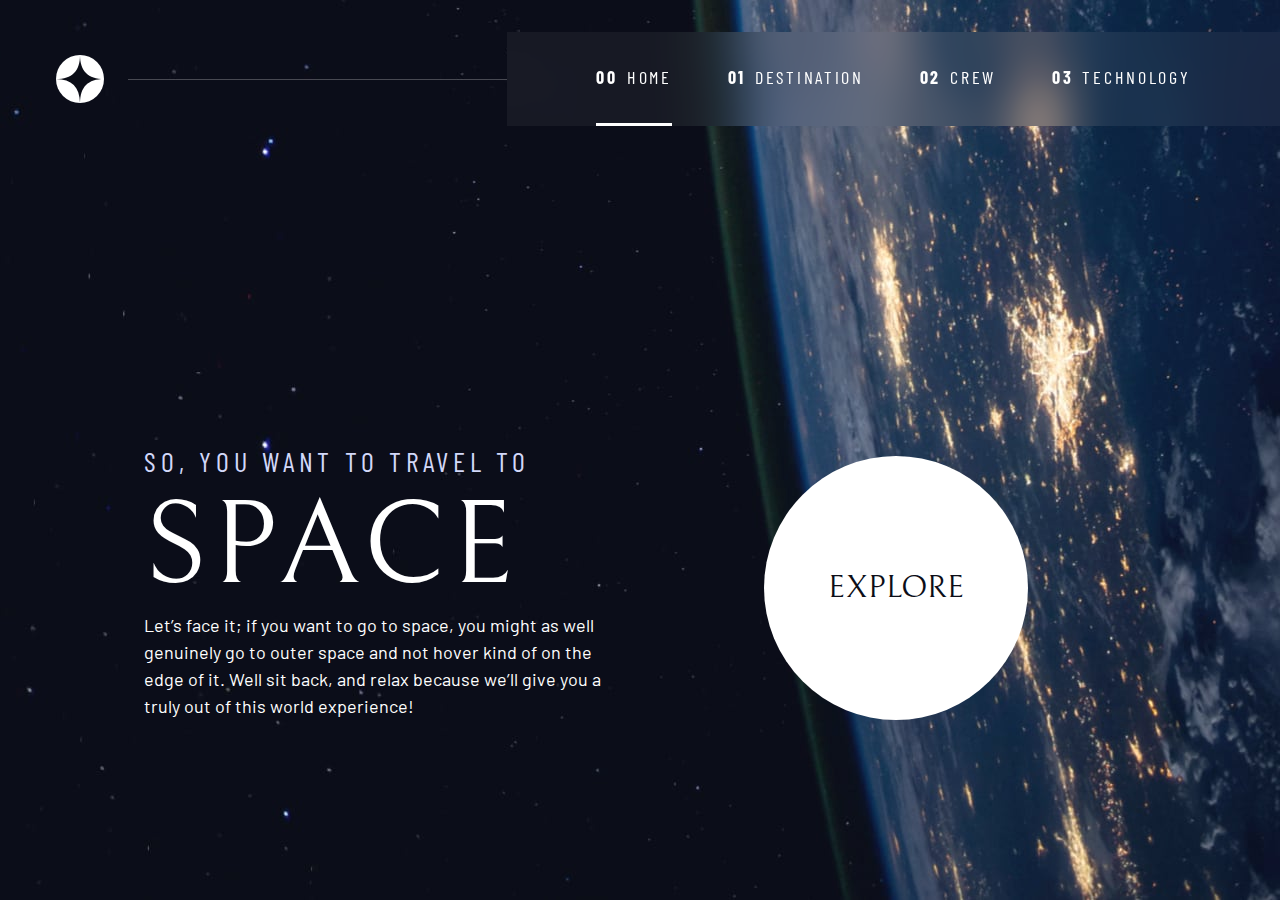
<file: index.html>
<!DOCTYPE html>
<html lang="en">
<head>
  <meta charset="UTF-8">
  <meta name="viewport" content="width=device-width, initial-scale=1.0">
  <link rel="preconnect" href="https://fonts.googleapis.com">
  <link rel="preconnect" href="https://fonts.gstatic.com" crossorigin>
  <link href="https://fonts.googleapis.com/css2?family=Barlow+Condensed:wght@400;700&family=Bellefair&family=Barlow:wght@400;700&display=swap" rel="stylesheet">
  <link rel="icon" type="image/png" sizes="32x32" href="./assets/favicon-32x32.png">
  
  <link rel="stylesheet" href="index.css">
  <title>Frontend Mentor | Space tourism website</title>
</head>
<body class="home">
  <a class="skip-to-content" href="#main" style="color: white;">Skip to content</a>
  <header class="primary-header flex">
    <div>
      <img src="./assets/shared/logo.svg" alt="space tourism logo" class="logo">
    </div>
    <button class="mobile-nav-toggle" aria-controls="primary-navigation"><span class="sr-only" aria-expanded="false">Menu</span></button>
    <nav>
      <ul id="primary-navigation" data-visible="false" class="primary-navigation underline-indicators flex">
          <li class="active"><a class="ff-sans-cond uppercase text-white letter-spacing-2" href="index.html"><span aria-hidden="true">00</span>Home</a>
          <li><a class="ff-sans-cond uppercase text-white letter-spacing-2" href="destination.html"><span aria-hidden="true">01</span>Destination</a>
          <li><a class="ff-sans-cond uppercase text-white letter-spacing-2" href="crew.html"><span aria-hidden="true">02</span>Crew</a>
          <li><a class="ff-sans-cond uppercase text-white letter-spacing-2" href="technology.html"><span aria-hidden="true">03</span>Technology</a>
      </ul>
    </nav>
  </header>

  <main id="main" class="grid-container grid-container--home">
    <div>
      <h1 class="text-accent fs-500 ff-sans-cond uppercase letter-spacing-1">So, you want to travel to
      <span class="fs-900 ff-serif text-white d-block">Space</span></h1>
      <p>Let’s face it; if you want to go to space, you might as well genuinely go to 
        outer space and not hover kind of on the edge of it. Well sit back, and relax 
        because we’ll give you a truly out of this world experience!</p>
    </div>
    <div>
      <a href="destination.html" class="large-button uppercase ff-serif text-dark bg-white">Explore</a>
    </div>
  </main>

  <script src="destination.js" defer></script>
  <script src="tabs.js" defer></script>
</body>
</html>
</file>
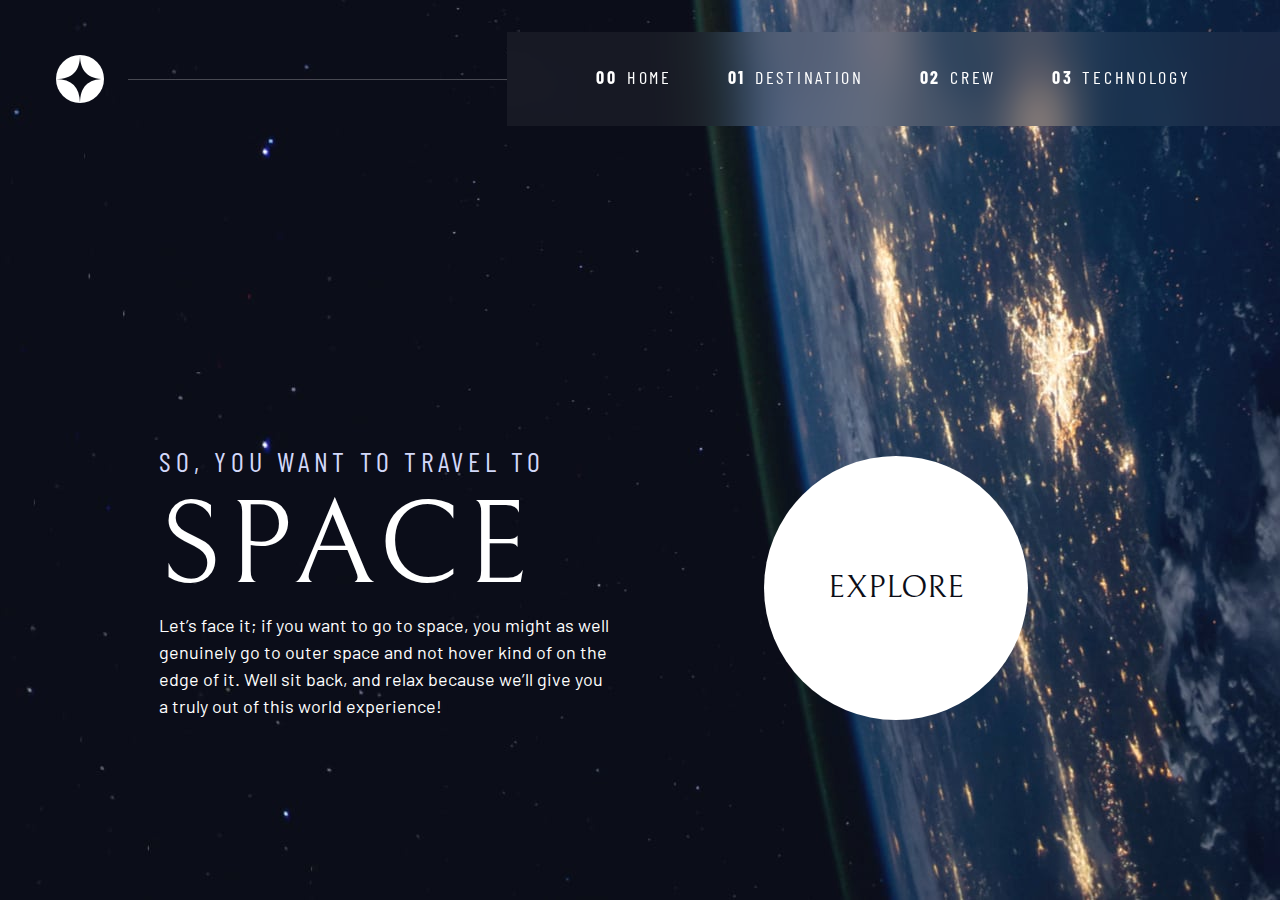
<file: starter-code/index.html>
<!DOCTYPE html>
<html lang="en">
<head>
  <meta charset="UTF-8">
  <meta name="viewport" content="width=device-width, initial-scale=1.0">
  <link rel="preconnect" href="https://fonts.googleapis.com">
  <link rel="preconnect" href="https://fonts.gstatic.com" crossorigin>
  <link href="https://fonts.googleapis.com/css2?family=Barlow+Condensed:wght@400;700&family=Bellefair&family=Barlow:wght@400;700&display=swap" rel="stylesheet">
  <link rel="icon" type="image/png" sizes="32x32" href="./assets/favicon-32x32.png">
  
  <link rel="stylesheet" href="../src/index.css">
  <script src="../src/index.js" defer></script>
  <title>Frontend Mentor | Space tourism website</title>
</head>
<body class="home">
  <a class="skip-to-content" href="#main" style="color: white;">Skip to content</a>
  <header class="primary-header flex">
    <div>
      <img src="./assets/shared/logo.svg" alt="space tourism logo" class="logo">
    </div>
    <button class="mobile-nav-toggle" aria-controls="primary-navigation"><span class="sr-only" aria-expanded="false">Menu</span></button>
    <nav>
      <ul id="primary-navigation" data-visible="false" class="primary-navigation underline-indicators flex">
          <li class="active"><a class="ff-sans-cond uppercase text-white letter-spacing-2" href="index.html"><span aria-hidden="true">00</span>Home</a>
          <li><a class="ff-sans-cond uppercase text-white letter-spacing-2" href="destination.html"><span aria-hidden="true">01</span>Destination</a>
          <li><a class="ff-sans-cond uppercase text-white letter-spacing-2" href="crew.html"><span aria-hidden="true">02</span>Crew</a>
          <li><a class="ff-sans-cond uppercase text-white letter-spacing-2" href="technology.html"><span aria-hidden="true">03</span>Technology</a>
      </ul>
    </nav>
  </header>

  <main id="main" class="grid-container grid-container--home">
    <div>
      <h1 class="text-accent fs-500 ff-sans-cond uppercase letter-spacing-1">So, you want to travel to
      <span class="fs-900 ff-serif text-white d-block">Space</span></h1>
      <p>Let’s face it; if you want to go to space, you might as well genuinely go to 
        outer space and not hover kind of on the edge of it. Well sit back, and relax 
        because we’ll give you a truly out of this world experience!</p>
    </div>
    <div>
      <a href="" class="large-button uppercase ff-serif text-dark bg-white">Explore</a>
    </div>
  </main>
</body>
</html>
</file>
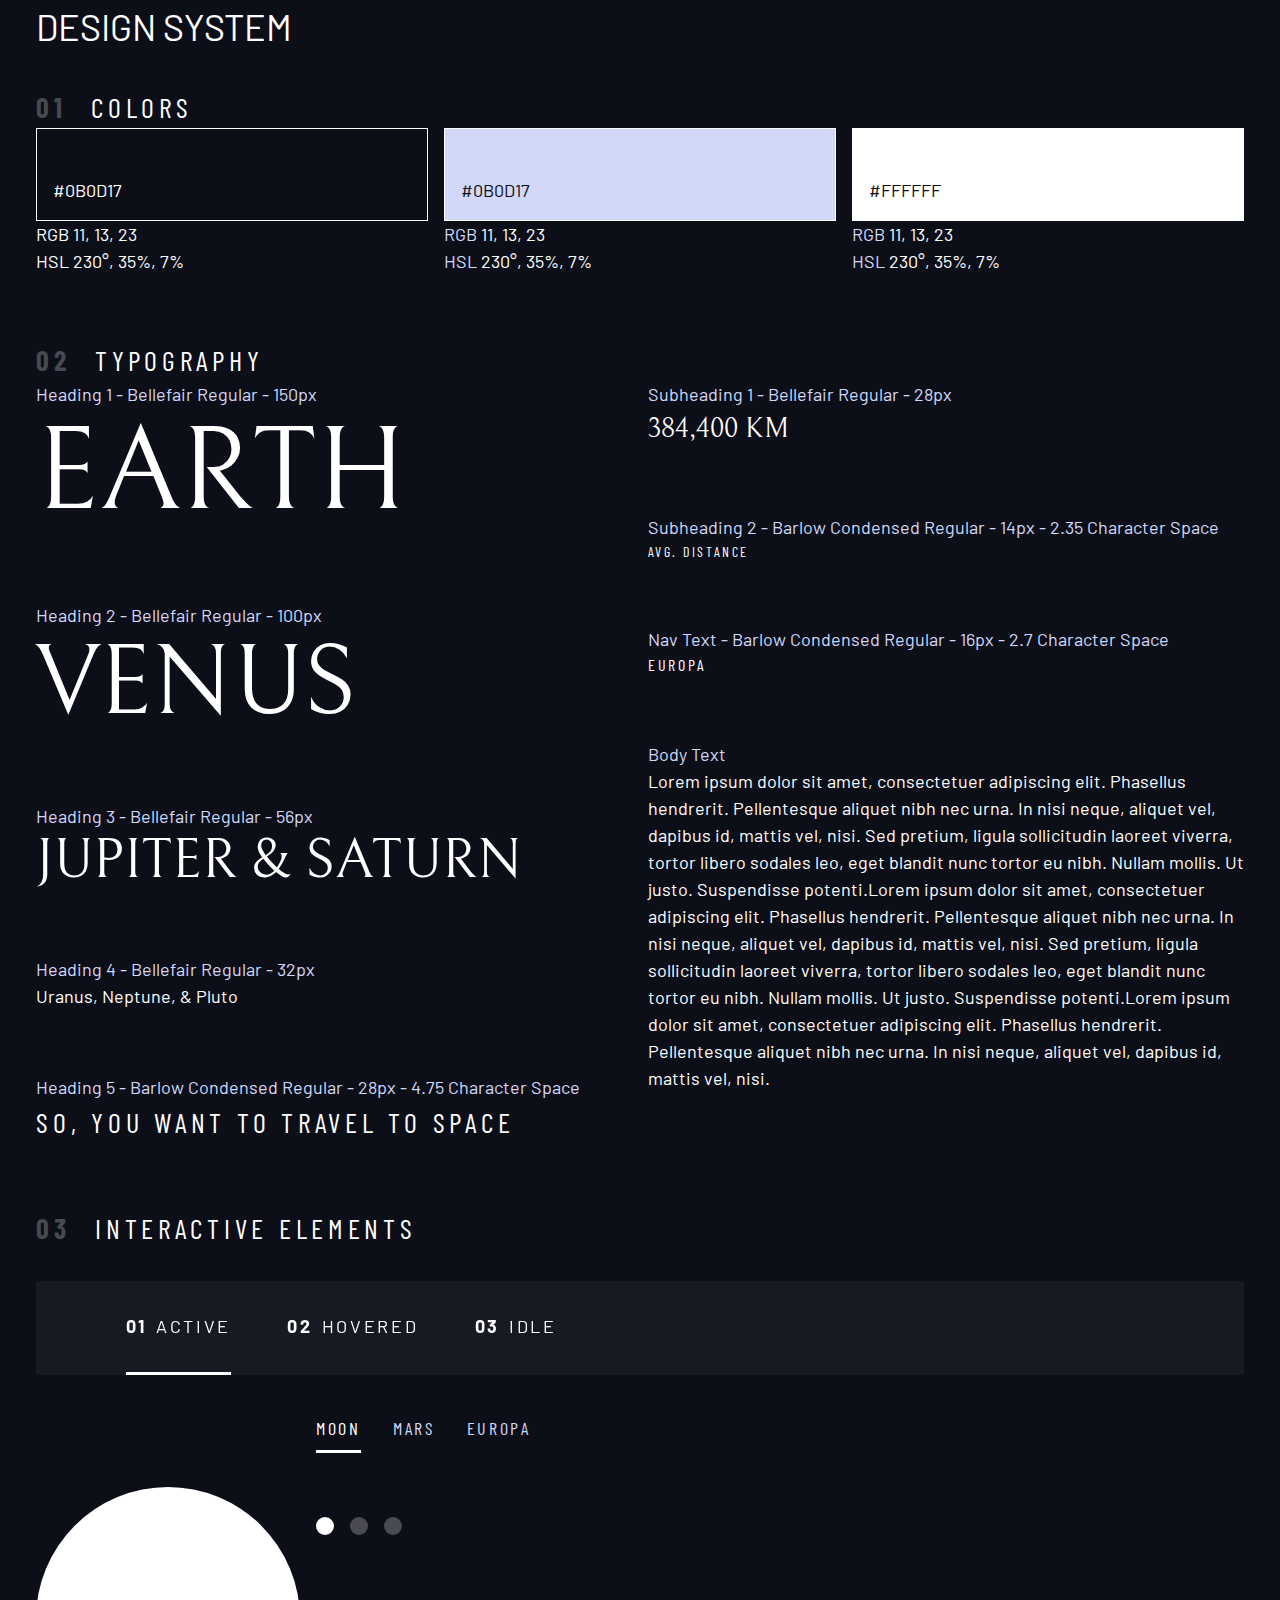
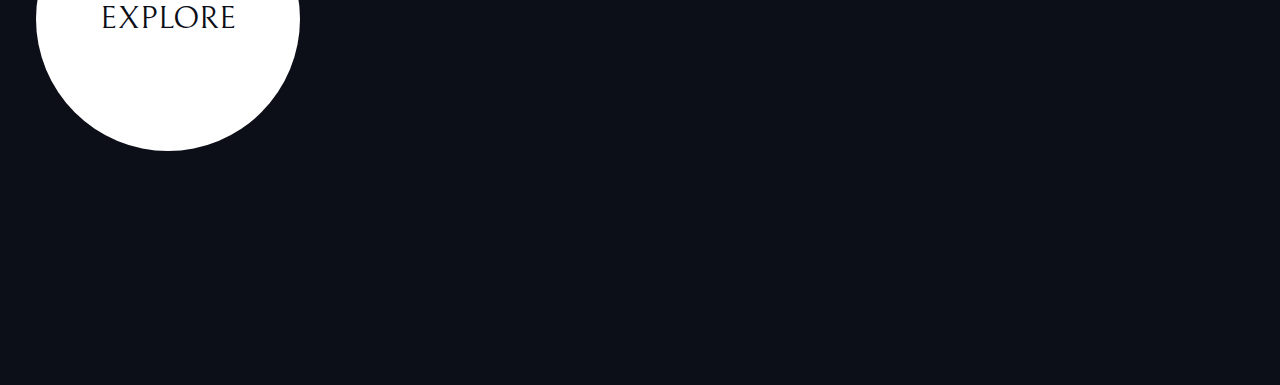
<file: design-system.html>
<!DOCTYPE html>
<html lang="en">
<head>
    <meta charset="UTF-8">
    <meta http-equiv="X-UA-Compatible" content="IE=edge">
    <meta name="viewport" content="width=device-width, initial-scale=1.0">

    <link rel="preconnect" href="https://fonts.googleapis.com">
    <link rel="preconnect" href="https://fonts.gstatic.com" crossorigin>
    <link href="https://fonts.googleapis.com/css2?family=Barlow+Condensed:wght@400;700&family=Bellefair&family=Barlow:wght@400;700&display=swap" rel="stylesheet">
    
    <link rel="stylesheet" href="./index.css">
    <title>Design System</title>
</head>
<body>
    <div class="container">
        <h1 class="uppercase">Design system</h1>

        <section id="colors">
            <h2 class="numbered-title"><span>01</span> colors</h2>

            <div class="flex">
                <div style="flex-grow: 1;">
                    <div class="bg-dark text-white" style="padding: 3rem 1rem 1rem; border: 1px solid white;">
                        #0B0D17
                    </div>
                    <p><span>RGB</span> 11, 13, 23</p>
                    <p><span>HSL</span> 230°, 35%, 7%</p>
                </div>
                <div style="flex-grow: 1;">
                    <div class="bg-accent text-dark" style="padding: 3rem 1rem 1rem; border: 1px solid white">
                        #0B0D17
                    </div>
                    <p><span class="text-accent">RGB</span> 11, 13, 23</p>
                    <p><span class="text-accent">HSL</span> 230°, 35%, 7%</p>
                </div>
                <div style="flex-grow: 1;">
                    <div class="bg-white text-dark" style="padding: 3rem 1rem 1rem; border: 1px solid white">
                        #FFFFFF
                    </div>
                    <p><span class="text-accent">RGB</span> 11, 13, 23</p>
                    <p><span class="text-accent">HSL</span> 230°, 35%, 7%</p>
                </div>
            </div>
        </section>

        <section id="typography"  style="margin: 4rem 0; --flow-space: 4rem;">
            <h2 class="numbered-title"><span>02 </span>Typography</h2>
            <div class="flex">
                <div class="flow" style="flex-basis: 100%">
                    <div> 
                        <p class="text-accent">Heading 1 - Bellefair Regular - 150px</p>
                        <p class="fs-900 ff-serif uppercase">Earth</p>
                    </div>
                    <div> 
                        <p class="text-accent">Heading 2 - Bellefair Regular - 100px</p>
                        <p class="fs-800 ff-serif uppercase">Venus</p>
                    </div>
                    <div> 
                        <p class="text-accent">Heading 3 - Bellefair Regular - 56px</p>
                        <p class="fs-700 ff-serif uppercase">Jupiter & Saturn</p>
                    </div>
                    <div> 
                        <p class="text-accent">Heading 4 - Bellefair Regular - 32px</p>
                        <p>Uranus, Neptune, & Pluto</p>
                    </div class="fs-600 ff-serif uppercase">
                    <div> 
                        <p class="text-accent">Heading 5 - Barlow Condensed Regular - 28px - 4.75 Character Space</p>
                        <p class="fs-500 ff-sans-cond uppercase letter-spacing-1">So, you want to travel to space</p>
                    </div>
                
                </div>
                
                <div class="flow" style="flex-basis: 100%; --flow-space: 4rem;">
                    <div> 
                        <p class="text-accent">Subheading 1 - Bellefair Regular - 28px</p>
                        <p class="fs-500 ff-serif uppercase">384,400 km</p>
                    </div>
                    <div> 
                        <p class="text-accent">Subheading 2 - Barlow Condensed Regular - 14px - 2.35 Character Space</p>
                        <p class="fs-200 ff-sans-cond uppercase letter-spacing-3">Avg. Distance</p>
                    </div>
                    <div> 
                        <p class="text-accent">Nav Text - Barlow Condensed Regular - 16px - 2.7 Character Space</p>
                        <p class="fs-300 ff-sans-cond uppercase letter-spacing-2">Europa</p>
                    </div>
                    <div> 
                        <p class="text-accent">Body Text</p>
                        <p>Lorem ipsum dolor sit amet, consectetuer adipiscing elit. Phasellus hendrerit. Pellentesque aliquet nibh nec urna. In nisi neque, aliquet vel, dapibus id, mattis vel, nisi. Sed pretium, ligula sollicitudin laoreet viverra, tortor libero sodales leo, eget blandit nunc tortor eu nibh. Nullam mollis. Ut justo. Suspendisse potenti.Lorem ipsum dolor sit amet, consectetuer adipiscing elit. Phasellus hendrerit. Pellentesque aliquet nibh nec urna. In nisi neque, aliquet vel, dapibus id, mattis vel, nisi. Sed pretium, ligula sollicitudin laoreet viverra, tortor libero sodales leo, eget blandit nunc tortor eu nibh. Nullam mollis. Ut justo. Suspendisse potenti.Lorem ipsum dolor sit amet, consectetuer adipiscing elit. Phasellus hendrerit. Pellentesque aliquet nibh nec urna. In nisi neque, aliquet vel, dapibus id, mattis vel, nisi. </p>
                    </div>
                </div>
            </div>
        </section>

        <section class="flow" id="interactive-elements">
            <h2 class="numbered-title"><span>03</span> Interactive elements</h2>
            
            <!-- navigation -->
            <div>
                <nav>
                    <ul class="primary-navigation underline-indicators flex">
                        <li class="active"><a class="uppercase text-white letter-spacing-2" href="#"><span>01</span>Active</a>
                        <li><a class="uppercase text-white letter-spacing-2" href="#"><span>02</span>Hovered</a>
                        <li><a class="uppercase text-white letter-spacing-2" href="#"><span>03</span>Idle</a>
                    </ul>
                </nav>
            </div>
            
            <div class="flex">
                <div style="margin-top: 5rem;">
                    <!-- explore button -->
                    <a href="#" class="large-button uppercase ff-serif fs-600 text-dark bg-white">Explore</a>
                </div>
                
                <div class="flow" style="margin-bottom: 50vh; --flow-space: 4rem;">
                    <!-- Tabs -->
                    <div class="tab-list underline-indicators flex">
                        <button aria-selected="true" class="uppercase text-accent letter-spacing-2 ff-sans-cond">Moon</button>
                        <button aria-selected="false" class="uppercase text-accent letter-spacing-2 ff-sans-cond">Mars</button>
                        <button aria-selected="false" class="uppercase text-accent letter-spacing-2 ff-sans-cond">Europa</button>
                    </div>
                    
                    <!-- Dots -->
                    <div class="dot-indicators flex">
                        <button aria-selected="true"><span class="sr-only">Slide title</span></button>
                        <button aria-selected="false"><span class="sr-only">Slide title</span></button>
                        <button aria-selected="false"><span class="sr-only">Slide title</span></button>
                    </div>
                    
                    <!-- Numbers -->
                </div>
            </div>
            
        </section>

    </div>
    <script src="./destination.js"></script>
    <script src="./tabs.js"></script>
</body>
</html>
</file>
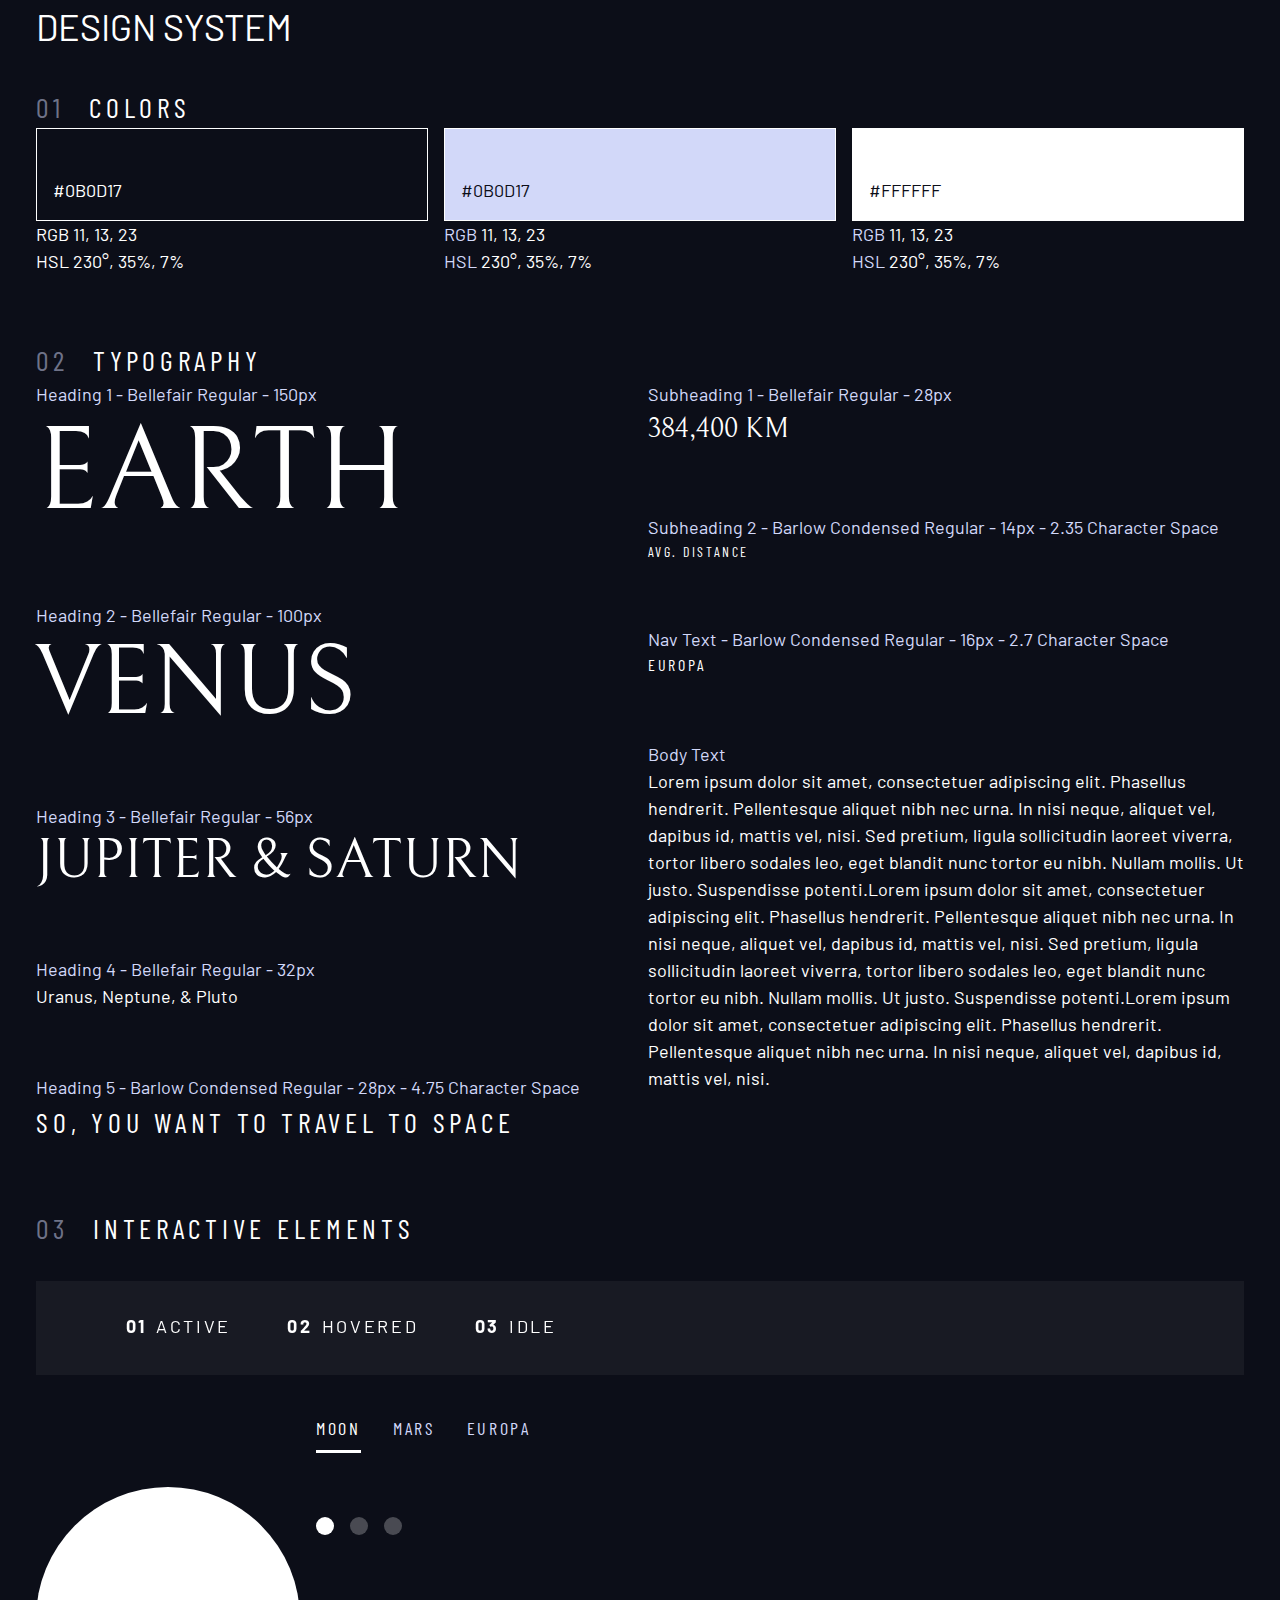
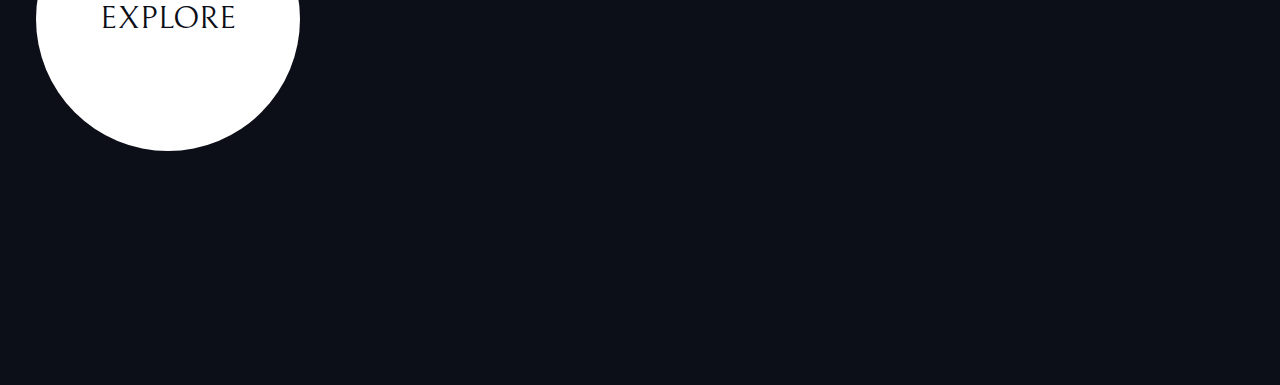
<file: src/design-system.html>
<!DOCTYPE html>
<html lang="en">
<head>
    <meta charset="UTF-8">
    <meta http-equiv="X-UA-Compatible" content="IE=edge">
    <meta name="viewport" content="width=device-width, initial-scale=1.0">

    <link rel="preconnect" href="https://fonts.googleapis.com">
    <link rel="preconnect" href="https://fonts.gstatic.com" crossorigin>
    <link href="https://fonts.googleapis.com/css2?family=Barlow+Condensed:wght@400;700&family=Bellefair&family=Barlow:wght@400;700&display=swap" rel="stylesheet">
    
    <link rel="stylesheet" href="./index.css">
    <title>Design System</title>
</head>
<body>
    <div class="container">
        <h1 class="uppercase">Design system</h1>

        <section id="colors">
            <h2 class="numbered-title"><span>01</span> colors</h2>

            <div class="flex">
                <div style="flex-grow: 1;">
                    <div class="bg-dark text-white" style="padding: 3rem 1rem 1rem; border: 1px solid white;">
                        #0B0D17
                    </div>
                    <p><span>RGB</span> 11, 13, 23</p>
                    <p><span>HSL</span> 230°, 35%, 7%</p>
                </div>
                <div style="flex-grow: 1;">
                    <div class="bg-accent text-dark" style="padding: 3rem 1rem 1rem; border: 1px solid white">
                        #0B0D17
                    </div>
                    <p><span class="text-accent">RGB</span> 11, 13, 23</p>
                    <p><span class="text-accent">HSL</span> 230°, 35%, 7%</p>
                </div>
                <div style="flex-grow: 1;">
                    <div class="bg-white text-dark" style="padding: 3rem 1rem 1rem; border: 1px solid white">
                        #FFFFFF
                    </div>
                    <p><span class="text-accent">RGB</span> 11, 13, 23</p>
                    <p><span class="text-accent">HSL</span> 230°, 35%, 7%</p>
                </div>
            </div>
        </section>

        <section id="typography"  style="margin: 4rem 0; --flow-space: 4rem;">
            <h2 class="numbered-title"><span>02 </span>Typography</h2>
            <div class="flex">
                <div class="flow" style="flex-basis: 100%">
                    <div> 
                        <p class="text-accent">Heading 1 - Bellefair Regular - 150px</p>
                        <p class="fs-900 ff-serif uppercase">Earth</p>
                    </div>
                    <div> 
                        <p class="text-accent">Heading 2 - Bellefair Regular - 100px</p>
                        <p class="fs-800 ff-serif uppercase">Venus</p>
                    </div>
                    <div> 
                        <p class="text-accent">Heading 3 - Bellefair Regular - 56px</p>
                        <p class="fs-700 ff-serif uppercase">Jupiter & Saturn</p>
                    </div>
                    <div> 
                        <p class="text-accent">Heading 4 - Bellefair Regular - 32px</p>
                        <p>Uranus, Neptune, & Pluto</p>
                    </div class="fs-600 ff-serif uppercase">
                    <div> 
                        <p class="text-accent">Heading 5 - Barlow Condensed Regular - 28px - 4.75 Character Space</p>
                        <p class="fs-500 ff-sans-cond uppercase letter-spacing-1">So, you want to travel to space</p>
                    </div>
                
                </div>
                
                <div class="flow" style="flex-basis: 100%; --flow-space: 4rem;">
                    <div> 
                        <p class="text-accent">Subheading 1 - Bellefair Regular - 28px</p>
                        <p class="fs-500 ff-serif uppercase">384,400 km</p>
                    </div>
                    <div> 
                        <p class="text-accent">Subheading 2 - Barlow Condensed Regular - 14px - 2.35 Character Space</p>
                        <p class="fs-200 ff-sans-cond uppercase letter-spacing-3">Avg. Distance</p>
                    </div>
                    <div> 
                        <p class="text-accent">Nav Text - Barlow Condensed Regular - 16px - 2.7 Character Space</p>
                        <p class="fs-300 ff-sans-cond uppercase letter-spacing-2">Europa</p>
                    </div>
                    <div> 
                        <p class="text-accent">Body Text</p>
                        <p>Lorem ipsum dolor sit amet, consectetuer adipiscing elit. Phasellus hendrerit. Pellentesque aliquet nibh nec urna. In nisi neque, aliquet vel, dapibus id, mattis vel, nisi. Sed pretium, ligula sollicitudin laoreet viverra, tortor libero sodales leo, eget blandit nunc tortor eu nibh. Nullam mollis. Ut justo. Suspendisse potenti.Lorem ipsum dolor sit amet, consectetuer adipiscing elit. Phasellus hendrerit. Pellentesque aliquet nibh nec urna. In nisi neque, aliquet vel, dapibus id, mattis vel, nisi. Sed pretium, ligula sollicitudin laoreet viverra, tortor libero sodales leo, eget blandit nunc tortor eu nibh. Nullam mollis. Ut justo. Suspendisse potenti.Lorem ipsum dolor sit amet, consectetuer adipiscing elit. Phasellus hendrerit. Pellentesque aliquet nibh nec urna. In nisi neque, aliquet vel, dapibus id, mattis vel, nisi. </p>
                    </div>
                </div>
            </div>
        </section>

        <section class="flow" id="interactive-elements">
            <h2 class="numbered-title"><span>03</span> Interactive elements</h2>
            
            <!-- navigation -->
            <div>
                <nav>
                    <ul class="primary-navigation underline-indicators flex">
                        <li class="active"><a class="uppercase text-white letter-spacing-2" href="#"><span>01</span>Active</a>
                        <li><a class="uppercase text-white letter-spacing-2" href="#"><span>02</span>Hovered</a>
                        <li><a class="uppercase text-white letter-spacing-2" href="#"><span>03</span>Idle</a>
                    </ul>
                </nav>
            </div>
            
            <div class="flex">
                <div style="margin-top: 5rem;">
                    <!-- explore button -->
                    <a href="#" class="large-button uppercase ff-serif fs-600 text-dark bg-white">Explore</a>
                </div>
                
                <div class="flow" style="margin-bottom: 50vh; --flow-space: 4rem;">
                    <!-- Tabs -->
                    <div class="tab-list underline-indicators flex">
                        <button aria-selected="true" class="uppercase text-accent letter-spacing-2 ff-sans-cond">Moon</button>
                        <button aria-selected="false" class="uppercase text-accent letter-spacing-2 ff-sans-cond">Mars</button>
                        <button aria-selected="false" class="uppercase text-accent letter-spacing-2 ff-sans-cond">Europa</button>
                    </div>
                    
                    <!-- Dots -->
                    <div class="dot-indicators flex">
                        <button aria-selected="true"><span class="sr-only">Slide title</span></button>
                        <button aria-selected="false"><span class="sr-only">Slide title</span></button>
                        <button aria-selected="false"><span class="sr-only">Slide title</span></button>
                    </div>
                    
                    <!-- Numbers -->
                </div>
            </div>
            
        </section>

    </div>
</body>
</html>
</file>
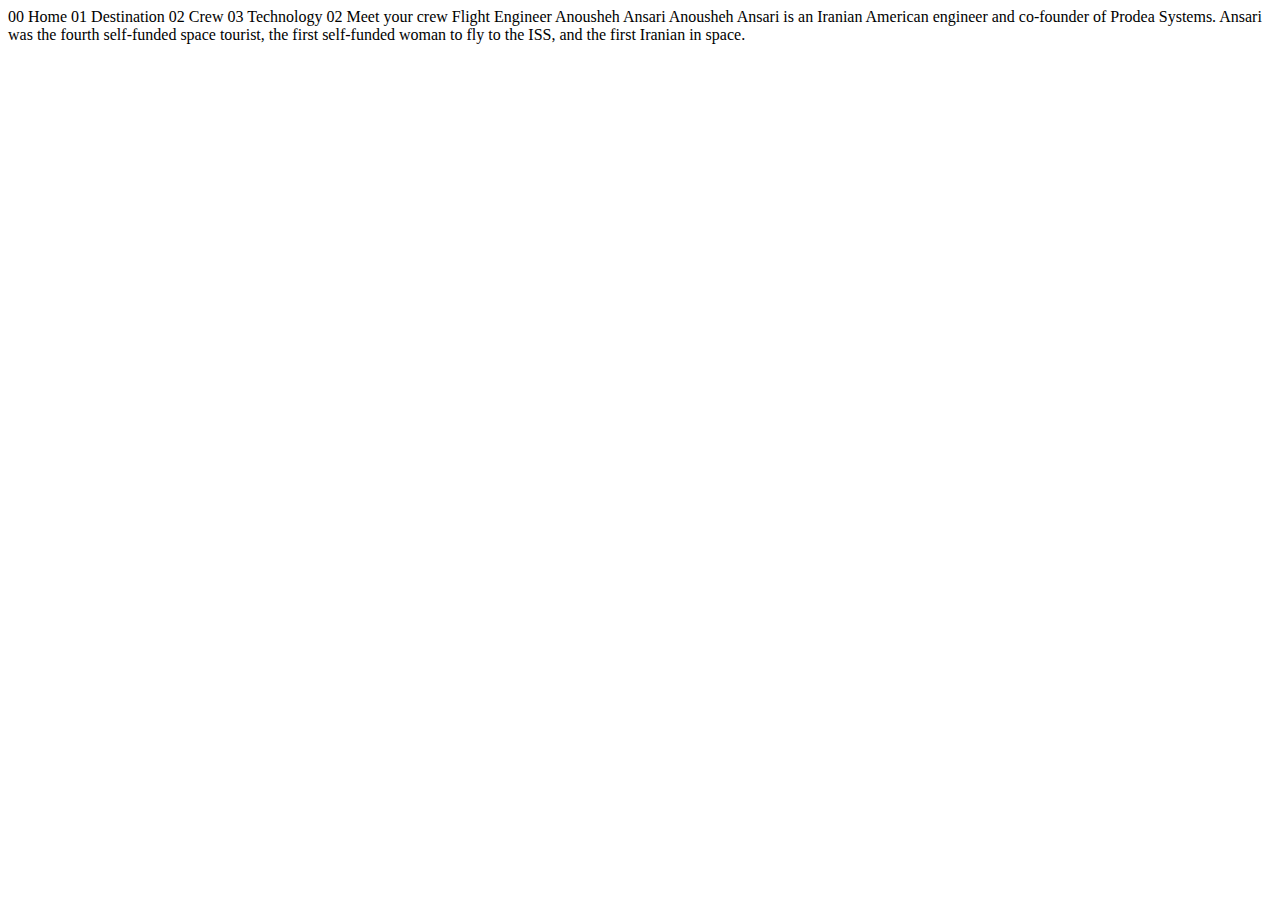
<file: starter-code/crew-engineer.html>
<!DOCTYPE html>
<html lang="en">
<head>
  <meta charset="UTF-8">
  <meta name="viewport" content="width=device-width, initial-scale=1.0">

  <link rel="icon" type="image/png" sizes="32x32" href="./assets/favicon-32x32.png">
  
  <title>Frontend Mentor | Space tourism website</title>
</head>
<body>

  00 Home
  01 Destination
  02 Crew
  03 Technology

  02 Meet your crew

  Flight Engineer
  Anousheh Ansari

  Anousheh Ansari is an Iranian American engineer and co-founder of Prodea Systems. 
  Ansari was the fourth self-funded space tourist, the first self-funded woman to 
  fly to the ISS, and the first Iranian in space. 
</body>
</html>
</file>
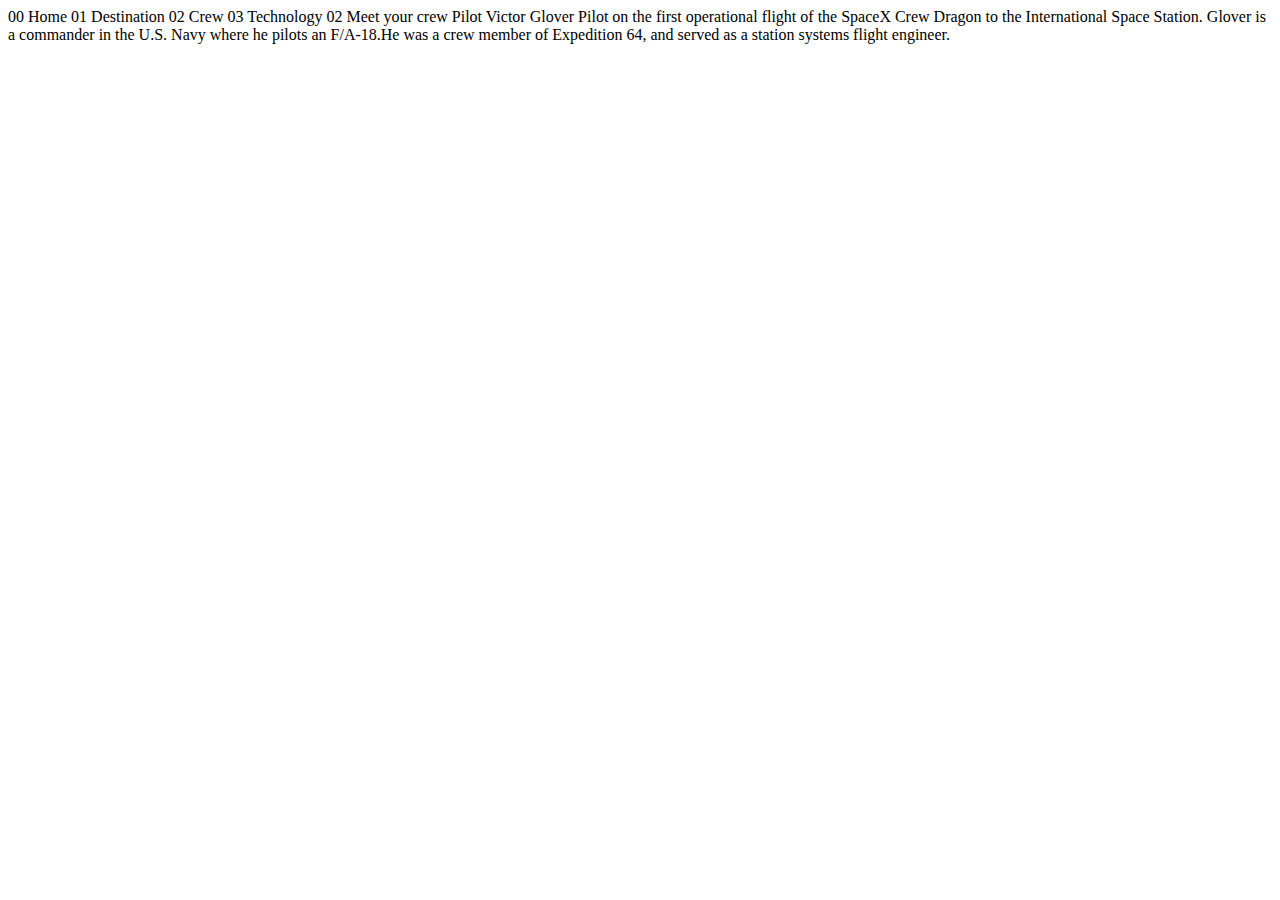
<file: starter-code/crew-pilot.html>
<!DOCTYPE html>
<html lang="en">
<head>
  <meta charset="UTF-8">
  <meta name="viewport" content="width=device-width, initial-scale=1.0">

  <link rel="icon" type="image/png" sizes="32x32" href="./assets/favicon-32x32.png">
  
  <title>Frontend Mentor | Space tourism website</title>
</head>
<body>

  00 Home
  01 Destination
  02 Crew
  03 Technology

  02 Meet your crew

  Pilot
  Victor Glover

  Pilot on the first operational flight of the SpaceX Crew Dragon to the 
  International Space Station. Glover is a commander in the U.S. Navy where 
  he pilots an F/A-18.He was a crew member of Expedition 64, and served as a 
  station systems flight engineer. 
</body>
</html>
</file>
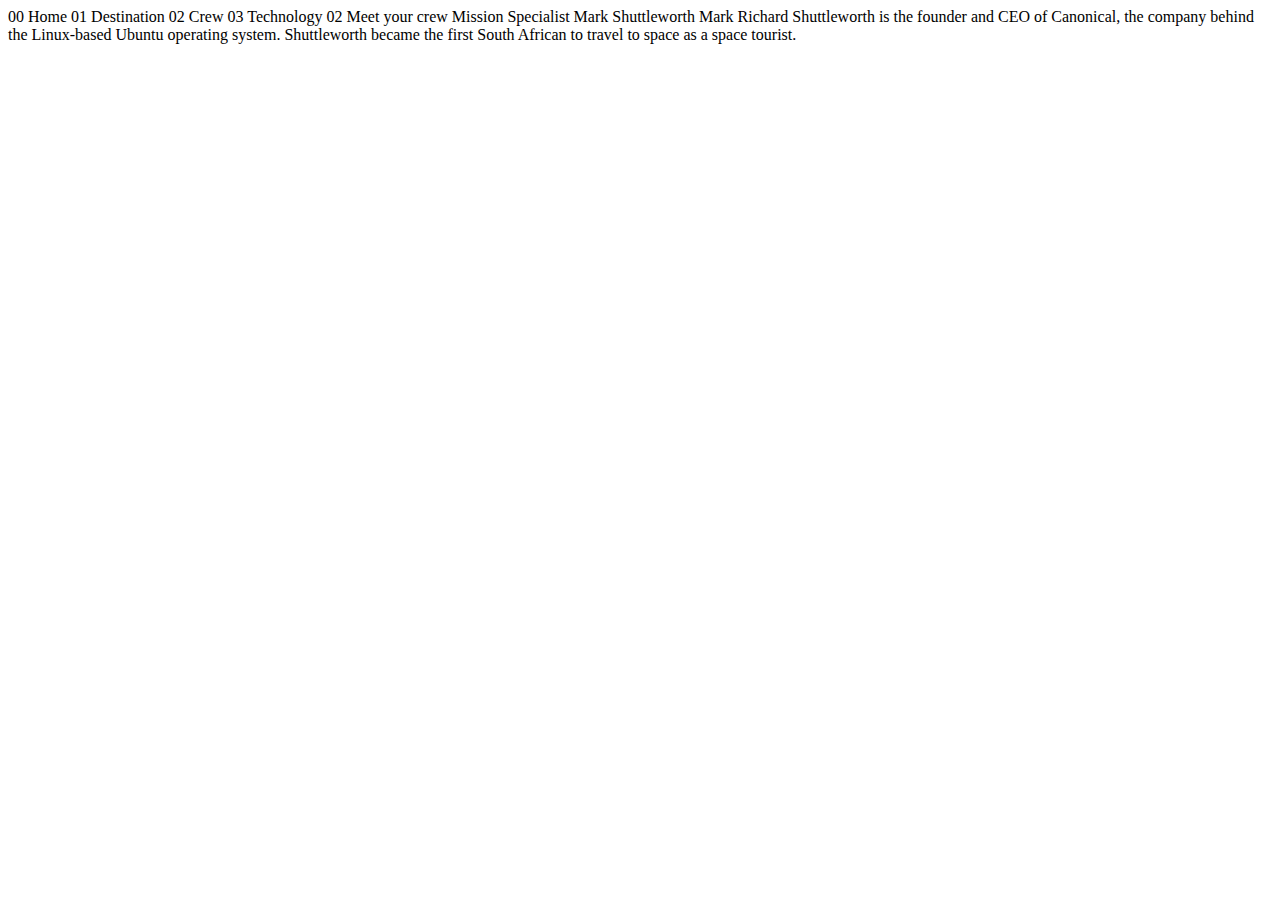
<file: starter-code/crew-specialist.html>
<!DOCTYPE html>
<html lang="en">
<head>
  <meta charset="UTF-8">
  <meta name="viewport" content="width=device-width, initial-scale=1.0">

  <link rel="icon" type="image/png" sizes="32x32" href="./assets/favicon-32x32.png">
  
  <title>Frontend Mentor | Space tourism website</title>
</head>
<body>

  00 Home
  01 Destination
  02 Crew
  03 Technology

  02 Meet your crew

  Mission Specialist
  Mark Shuttleworth

  Mark Richard Shuttleworth is the founder and CEO of Canonical, the company behind 
  the Linux-based Ubuntu operating system. Shuttleworth became the first South 
  African to travel to space as a space tourist.
</body>
</html>
</file>
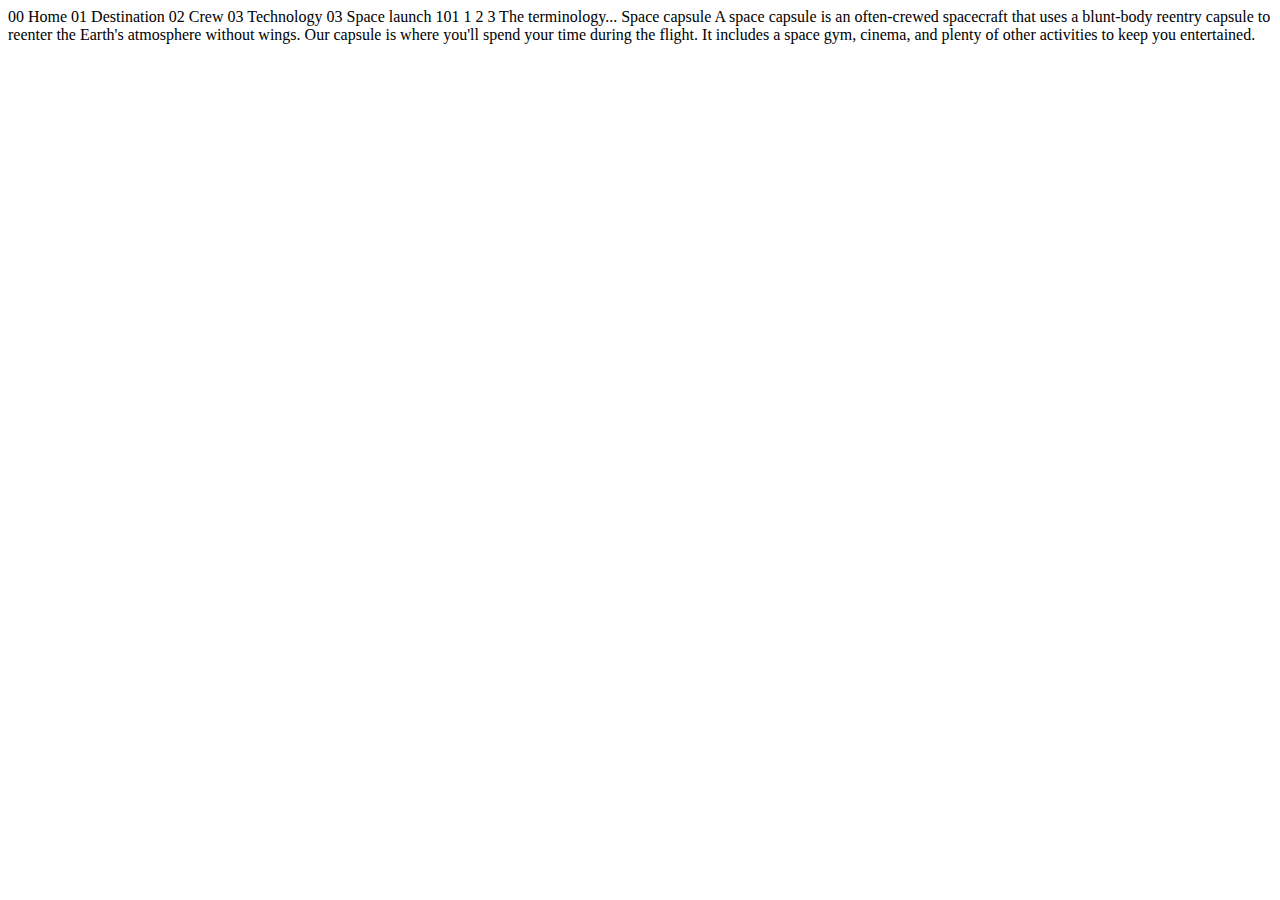
<file: starter-code/technology-capsule.html>
<!DOCTYPE html>
<html lang="en">
<head>
  <meta charset="UTF-8">
  <meta name="viewport" content="width=device-width, initial-scale=1.0">

  <link rel="icon" type="image/png" sizes="32x32" href="./assets/favicon-32x32.png">
  
  <title>Frontend Mentor | Space tourism website</title>
</head>
<body>

  00 Home
  01 Destination
  02 Crew
  03 Technology

  03 Space launch 101

  1
  2
  3

  The terminology...
  Space capsule

  A space capsule is an often-crewed spacecraft that uses a blunt-body reentry 
  capsule to reenter the Earth's atmosphere without wings. Our capsule is where 
  you'll spend your time during the flight. It includes a space gym, cinema, 
  and plenty of other activities to keep you entertained.
</body>
</html>
</file>
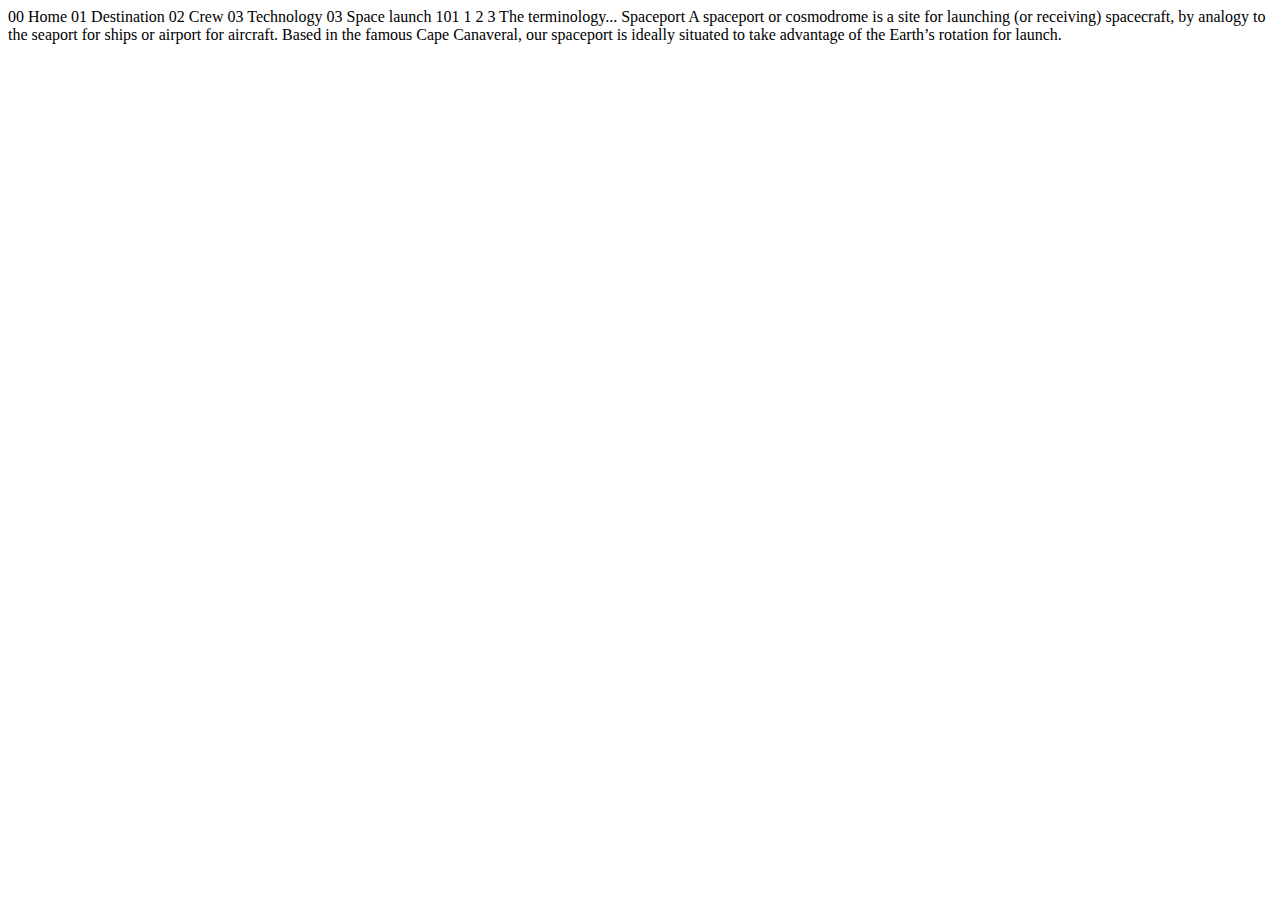
<file: starter-code/technology-spaceport.html>
<!DOCTYPE html>
<html lang="en">
<head>
  <meta charset="UTF-8">
  <meta name="viewport" content="width=device-width, initial-scale=1.0">

  <link rel="icon" type="image/png" sizes="32x32" href="./assets/favicon-32x32.png">
  
  <title>Frontend Mentor | Space tourism website</title>
</head>
<body>

  00 Home
  01 Destination
  02 Crew
  03 Technology

  03 Space launch 101

  1
  2
  3

  The terminology...
  Spaceport

  A spaceport or cosmodrome is a site for launching (or receiving) spacecraft, 
  by analogy to the seaport for ships or airport for aircraft. Based in the 
  famous Cape Canaveral, our spaceport is ideally situated to take advantage 
  of the Earth’s rotation for launch.
</body>
</html>
</file>
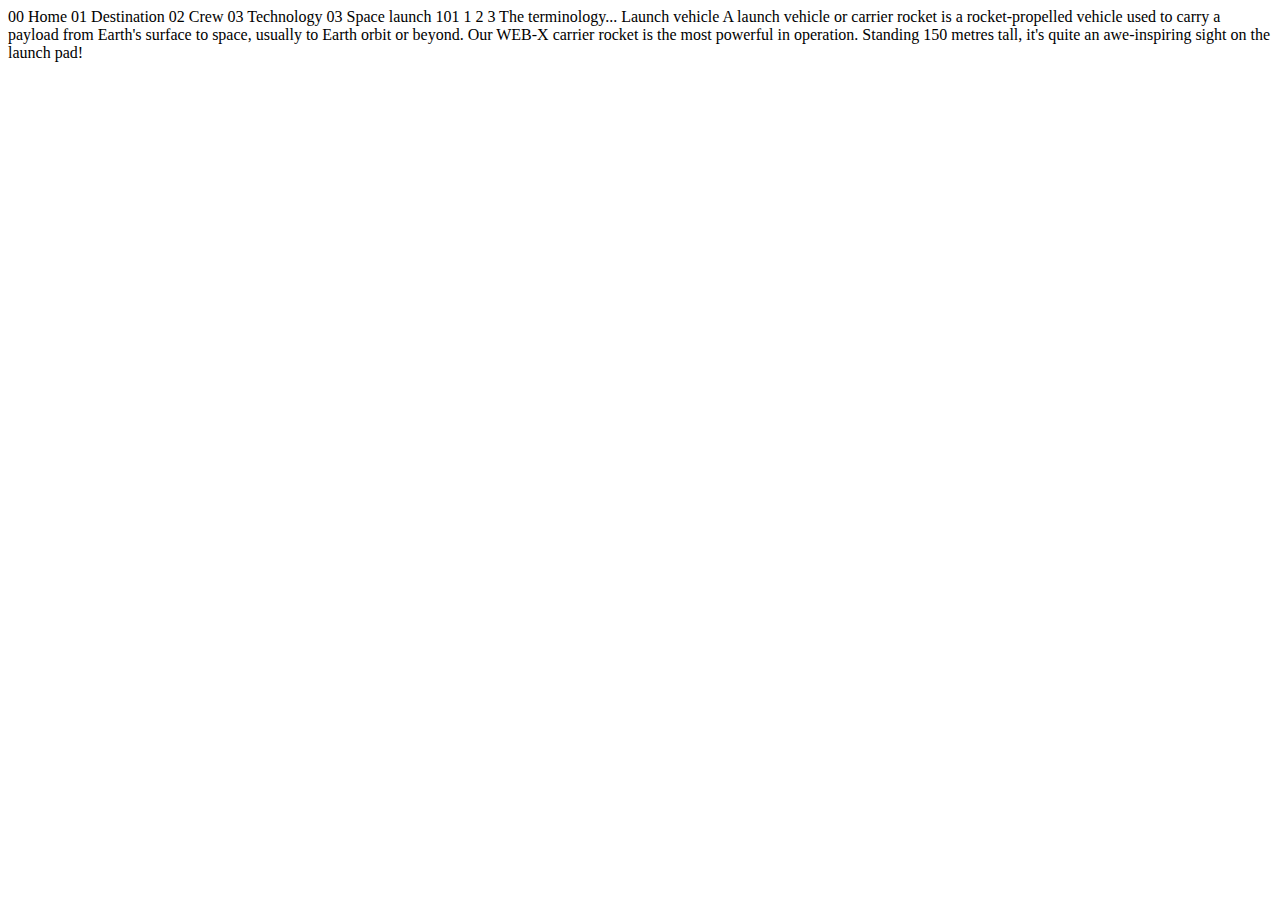
<file: starter-code/technology-vehicle.html>
<!DOCTYPE html>
<html lang="en">
<head>
  <meta charset="UTF-8">
  <meta name="viewport" content="width=device-width, initial-scale=1.0">

  <link rel="icon" type="image/png" sizes="32x32" href="./assets/favicon-32x32.png">
  
  <title>Frontend Mentor | Space tourism website</title>
</head>
<body>

  00 Home
  01 Destination
  02 Crew
  03 Technology

  03 Space launch 101

  1
  2
  3

  The terminology...
  Launch vehicle

  A launch vehicle or carrier rocket is a rocket-propelled vehicle used to carry a 
  payload from Earth's surface to space, usually to Earth orbit or beyond. Our 
  WEB-X carrier rocket is the most powerful in operation. Standing 150 metres tall, 
  it's quite an awe-inspiring sight on the launch pad!
</body>
</html>
</file>
<file: index.css>
/* ------------------- */
/* Custom properties   */
/* ------------------- */

:root {
    /* colors */
    --clr-dark: 230 35% 7%;
    --clr-light: 231 77% 90%;
    --clr-white: 0 0% 100%;
    
    /* font-sizes */
    --fs-900: clamp(5rem, 8vw + 1rem, 9.375rem);
    --fs-800: 3.5rem;
    --fs-700: 1.5rem;
    --fs-600: 1rem;
    --fs-500: 1rem;
    --fs-400: 0.9375rem;
    --fs-300: 1rem;
    --fs-200: 0.875rem;
    
    /* font-families */
    --ff-serif: "Bellefair", serif;
    --ff-sans-cond: "Barlow Condensed", sans-serif;
    --ff-sans-normal: "Barlow", sans-serif;
}

@media (min-width: 35em) {
    :root {
        --fs-800: 5rem;
        --fs-700: 2.5rem;
        --fs-600: 1.5rem;
        --fs-500: 1.25rem;
        --fs-400: 1rem;
    }
}

@media (min-width: 45em) {
    :root {
        /* font-sizes */
        --fs-800: 6.25rem;
        --fs-700: 3.5rem;
        --fs-600: 2rem;
        --fs-500: 1.75rem;
        --fs-400: 1.125rem;
    }
}


/* ------------------- */
/* Reset               */
/* ------------------- */

/* https://piccalil.li/blog/a-modern-css-reset/ */

/* Box sizing */
*,
*::before,
*::after {
    box-sizing: border-box;
}

/* Reset margins */
body,
h1,
h2,
h3,
h4,
h5,
p,
figure,
picture {
    margin: 0; 
}

h1,
h2,
h3,
h4,
h5,
h6,
p {
    font-weight: 400;
}

/* set up the body */
body {
    font-family: var(--ff-sans-normal);
    font-size: var(--fs-400);
    color: hsl( var(--clr-white) );
    background-color: hsl( var(--clr-dark) );
    line-height: 1.5;
    min-height: 100vh;
    
    display: grid;
    grid-template-rows: min-content 1fr;
    
    overflow-x: hidden;
}

/* make images easier to work with */
img,
picture {
    max-width: 100%;
    display: block;
}

/* make form elements easier to work with */
input,
button,
textarea,
select {
    font: inherit;
}

/* remove animations for people who've turned them off */
@media (prefers-reduced-motion: reduce) {  
  *,
  *::before,
  *::after {
    animation-duration: 0.01ms !important;
    animation-iteration-count: 1 !important;
    transition-duration: 0.01ms !important;
    scroll-behavior: auto !important;
  }
}


/* ------------------- */
/* Utility classes     */
/* ------------------- */

/* general */

.flex {
    display: flex;
    gap: var(--gap, 1rem);
}

.grid {
    display: grid;
    gap: var(--gap, 1rem);
}

.d-block {
    display: block;
}

.flow > *:where(:not(:first-child)) {
    margin-top: var(--flow-space, 1rem);
}

.flow--space-small {
    --flow-space: .75rem;
}

.container {
    padding-inline: 2em;
    margin-inline: auto;
    max-width: 80rem;
}

.sr-only {
  position: absolute; 
  width: 1px;
  height: 1px;
  padding: 0;
  margin: -1px; 
  overflow: hidden;
  clip: rect(0, 0, 0, 0);
  white-space: nowrap; /* added line */
  border: 0;
}

.skip-to-content {
    position: absolute;
    z-index: 9999;
    background: hsl( var(--clr-white) );
    color: hsl( var(--clr-dark) ); 
    padding: .5em 1em;
    margin-inline: auto;
    transform: translateY(-100%);
    transition: transform 250ms ease-in;
}

.skip-to-content:focus {
    transform: translateY(0);
}

/* colors */

.bg-dark { background-color: hsl( var(--clr-dark) );}
.bg-accent { background-color: hsl( var(--clr-light) );}
.bg-white { background-color: hsl( var(--clr-white) );}

.text-dark { color: hsl( var(--clr-dark) );}
.text-accent { color: hsl( var(--clr-light) );}
.text-white { color: hsl( var(--clr-white) );}

/* typography */

.ff-serif { font-family: var(--ff-serif); } 
.ff-sans-cond { font-family: var(--ff-sans-cond); } 
.ff-sans-normal { font-family: var(--ff-sans-normal); } 

.letter-spacing-1 { letter-spacing: 4.75px; } 
.letter-spacing-2 { letter-spacing: 2.7px; } 
.letter-spacing-3 { letter-spacing: 2.35px; } 

.uppercase { text-transform: uppercase; }

.fs-900 { font-size: var(--fs-900); }
.fs-800 { font-size: var(--fs-800); }
.fs-700 { font-size: var(--fs-700); }
.fs-600 { font-size: var(--fs-600); }
.fs-500 { font-size: var(--fs-500); }
.fs-400 { font-size: var(--fs-400); }
.fs-300 { font-size: var(--fs-300); }
.fs-200 { font-size: var(--fs-200); }

.fs-900,
.fs-800,
.fs-700,
.fs-600 {
    line-height: 1.1;
}

.numbered-title {
    font-family: var(--ff-sans-cond);
    font-size: var(--fs-500);
    text-transform: uppercase;
    letter-spacing: 4.72px; 
}

.numbered-title span {
    margin-right: .5em;
    font-weight: 700;
    color: hsl( var(--clr-white) / .25);
}


/* ------------------- */
/* Compontents         */
/* ------------------- */

.large-button {
    font-size: 2rem;
    position: relative;
    z-index: 1;
    display: inline-grid;
    place-items: center;
    padding: 0 2em;
    border-radius: 50%;
    aspect-ratio: 1;
    text-decoration: none;
}

.large-button::after {
    content: '';
    position: absolute;
    z-index: -1;
    width: 100%;
    height: 100%;
    background: hsl( var(--clr-white) / .1);
    border-radius: 50%;
    opacity: 0;
    transition: opacity 500ms linear, transform 750ms ease-in-out;
}
 
.large-button:hover::after,
.large-button:focus::after {
    opacity: 1;
    transform: scale(1.5);
}

/* primary-header */

.logo {
    margin: 1.5rem clamp(1.5rem, 5vw, 3.5rem);
}

.primary-header {
    justify-content: space-between;
    align-items: center;
}

.primary-navigation {
    --gap: clamp(1.5rem, 5vw, 3.5rem);
    --underline-gap: 2rem;
    list-style: none;
    padding: 0;
    margin: 0;
    background: hsl( var(--clr-white) / 0.05);
    backdrop-filter: blur(1.5rem);
}

.primary-navigation a {
    text-decoration: none;
}

.primary-navigation a > span {
    font-weight: 700;
    margin-right: .5em;
}

.mobile-nav-toggle {
    display: none;
}

@media (max-width: 35rem) {
    .primary-navigation {
        --underline-gap: .5rem;
        position: fixed;
        z-index: 1000;
        inset: 0 0 0 30%;
        list-style: none;
        padding: min(20rem, 15vh) 2rem;
        margin: 0;
        flex-direction: column;
        transform: translateX(100%);
        transition: transform 500ms ease-in-out;
    }
    
    .primary-navigation[data-visible="true"] {
        transform: translateX(0);
    }
    
    .primary-navigation.underline-indicators > .active {
       border: 0;
    }
    
    .mobile-nav-toggle {
        display: block;
        position: absolute;
        z-index: 2000;
        right: 1rem;
        top: 2rem;
        background: transparent;
        background-image: url(./assets/shared/icon-hamburger.svg);
        background-repeat: no-repeat;
        background-position: center;
        width: 1.5rem;
        aspect-ratio: 1;
        border: 0;
    }
    
    .mobile-nav-toggle[aria-expanded="true"] {
        background-image: url(./assets/shared/icon-close.svg);
    }
    
    .mobile-nav-toggle:focus-visible {
        outline: 5px solid white;
        outline-offset: 5px;
    }
    
}

@media (min-width: 35em) {
    .primary-navigation {
        padding-inline: clamp(3rem, 7vw, 7rem);
    }
}

@media (min-width: 35em) and (max-width: 44.999em) {
    .primary-navigation a > span {
        display: none;
    }
}

@media (min-width: 45em) {
     .primary-header::after {
         content: '';
         display: block;
         position: relative;
         height: 1px;
         width: 100%;
         margin-right: -2.5rem;
         background: hsl( var(--clr-white) / .25);
         order: 1;
    }
     
    nav {
        order: 2;
    }
    
    .primary-navigation {
        margin-block: 2rem;
    }
}


.underline-indicators > * {
    cursor: pointer;
    padding: var(--underline-gap, .5rem) 0;
    border: 0;
    border-bottom: .2rem solid hsl( var(--clr-white) / 0 );
    background-color: transparent;
}

.underline-indicators > *:hover,
.underline-indicators > *:focus {
    border-color: hsl( var(--clr-white) / .5);
}

.underline-indicators > .active,
.underline-indicators > [aria-selected="true"] {
    color: hsl( var(--clr-white) / 1);
    border-color: hsl( var(--clr-white) / 1); 
}

.tab-list {
    --gap: 2rem;
}

.dot-indicators > * {
    cursor: pointer;
    border: 0;
    border-radius: 50%;
    padding: .5em;
    background-color: hsl( var(--clr-white) / .25);
}
 
.dot-indicators > *:hover,
.dot-indicators > *:focus { 
    background-color: hsl( var(--clr-white) / .5);
}

.dot-indicators > [aria-selected="true"] {
    background-color: hsl( var(--clr-white) / 1); 
}


/* ----------------------------- */
/* Page specific background      */
/* ----------------------------- */
body {
    background-size: cover;
    background-position: bottom center;
}
/* home */
.home {
    background-image: url(./assets/home/background-home-mobile.jpg);
}

@media (min-width: 35rem) {
    .home {
        background-position: center center;
        background-image: url(./assets/home/background-home-tablet.jpg);
    }
}

@media (min-width: 45rem) {
    .home {
        background-image: url(./assets/home/background-home-desktop.jpg);
    }
} 

/* destination */
.destination {
    background-image: url(./assets/destination/background-destination-mobile.jpg);
}

@media (min-width: 35rem) {
    .destination {
        background-position: center center;
        background-image: url(./assets/destination/background-destination-tablet.jpg);
    }
}

@media (min-width: 45rem) {
    .destination {
        background-image: url(./assets/destination/background-destination-desktop.jpg);
    }
} 

/* crew */
.crew {
    background-image: url(./assets/crew/background-crew-mobile.jpg);
}

@media (min-width: 35rem) {
    .crew {
        background-position: center center;
        background-image: url(./assets/crew/background-crew-tablet.jpg);
    }
}

@media (min-width: 45rem) {
    .crew {
        background-image: url(./assets/crew/background-crew-desktop.jpg);
    }
} 

/* crew */
.technology {
    background-image: url(./assets/technology/background-technology-mobile.jpg);
}

@media (min-width: 35rem) {
    .technology {
        background-position: center center;
        background-image: url(./assets/technology/background-technology-tablet.jpg);
    }
}

@media (min-width: 45rem) {
    .technology {
        background-image: url(./assets/technology/background-technology-desktop.jpg);
    }
} 

/* ----------------------------- */
/* Layout                        */
/* ----------------------------- */


.grid-container {
    text-align: center;
    display: grid;
    place-items: center;
    padding-inline: 1rem;
    padding-bottom: 4rem;
}

.grid-container p:not([class]) {
    max-width: 50ch;
}

.numbered-title {
    grid-area: title;
}

/* destination layout */

.grid-container--destination {
    --flow-space: 2rem;
    grid-template-areas: 
        'title'
        'image'
        'tabs'
        'content';
}

.grid-container--destination > picture {
    grid-area: image;
    max-width: 60%;
    align-self: start;
}

.grid-container--destination > .tab-list {
    grid-area: tabs;
}

.grid-container--destination > .destination-info {
    grid-area: content;
}

.destination-meta {
    flex-direction: column;
    border-top: 1px solid hsl( var(--clr-white) / .1);
    padding-top: 2.5rem;
    margin-top: 2.5rem;
}

.destination-meta p {
    font-size: 1.75rem;
}

/* crew and technology layouts */

.grid-container--crew,
.grid-container--technology {
    --flow-space: 2rem;
    grid-template-areas: 
        'title'
        'image'
        'tabs'
        'content';
}

.grid-container--crew > picture,
.grid-container--technology > picture {
    grid-area: image;
    max-width: 60%;
    border-bottom: 1px solid hsl( var(--clr-white) / .1);
}

.grid-container--crew > .dot-indicators,
.grid-container--technology > .dot-indicators {
    grid-area: tabs;
}

.grid-container--crew > .crew-details,
.grid-container--technology > .technology-details {
    grid-area: content;
}

.crew-details h2,
.technology-details h2 {
    color: hsl( var(--clr-white) / .5);
}

@media (min-width: 35em) {
    .numbered-title {
        justify-self: start;
        margin-top: 2rem;
    }
    
    .destination-meta {
        flex-direction: row;
        justify-content: space-evenly;
    }
    
    .grid-container--crew {
        padding-bottom: 0;
        grid-template-areas: 
            'title'
            'content'
            'tabs'
            'image';
    }

    .grid-container--technology {
        padding-bottom: 0;
        grid-template-areas: 
            'title'
            'content'
            'tabs'
            'image';
    }
}

@media (min-width: 45em) {
    .grid-container {
        text-align: left;
        column-gap: var(--container-gap, 2rem);
        grid-template-columns: minmax(1rem, 1fr) repeat(2, minmax(0, 30rem)) minmax(1rem, 1fr);
    }
    
    .grid-container--home {
        padding-bottom: max(6rem, 20vh);
        align-items: end;
    }
    
    .grid-container--home > *:first-child {
        grid-column: 2;
    }

    .grid-container--home > *:last-child {
        grid-column: 3;
    }
    
    .grid-container--destination {
        justify-items: start;
        align-content: start;
        grid-template-areas: 
            '. title title .'
            '. image tabs .'
            '. image content .';
    }
    
    .grid-container--destination > picture,
    .grid-container--crew > picture{
        max-width: 90%;
    }
     
    .destination-meta {
        --gap: min(6vw, 6rem);
        justify-content: start;
    }
    
    .grid-container--crew {
        grid-template-areas: 
            '. title title .'
            '. content image .'
            '. tabs image .';
    }

    .grid-container--technology {
        grid-template-areas: 
            '. title title .'
            '. content content .'
            '. tabs tabs .';
    }
    
    .grid-container--crew > .dot-indicators {
        justify-self: start;
    }
    
    /* .grid-container--crew > picture {
        align-self: end;
    } */

}
</file>
<file: src/index.css>
/* ------------------- */
/* Custom properties   */
/* ------------------- */

:root {
    /* colors */
    --clr-dark: 230 35% 7%;
    --clr-light: 231 77% 90%;
    --clr-white: 0 0% 100%;

    /* font-sizes */
    --fs-900: clamp(5rem, 8vw + 1rem, 9.375rem);
    --fs-800: 3.5rem;
    --fs-700: 1.5rem;
    --fs-600: 1rem;
    --fs-500: 1rem;
    --fs-400: 0.9375rem;
    --fs-300: 1rem;
    --fs-200: 0.875rem;

    /* font-families */
    --ff-serif: "Bellefair", serif;
    --ff-sans-cond: "Barlow Condensed", sans-serif;
    --ff-sans-normal: "Barlow", sans-serif;
}

@media (min-width: 35em){
    :root{
        --fs-800: 5rem;
        --fs-700: 2.5rem;
        --fs-600: 1.5rem;
        --fs-500: 1.25rem;
        --fs-400: 1rem;
    }
}

@media (min-width: 45em){
    :root{
        --fs-800: 6.25rem;
        --fs-700: 3.5rem;
        --fs-600: 2rem;
        --fs-500: 1.75rem;
        --fs-400: 1.125rem;
    }
}

/* ------------------- */
/* Reset               */
/* ------------------- */

/* https://piccalil.li/blog/a-modern-css-reset/ */

/* Box sizing */
*,
*::before,
*::after {
    box-sizing: border-box;
}

/* Reset margins */
body,
h1,
h2,
h3,
h4,
h5,
p,
figure,
picture {
    margin: 0;
}

h1,
h2,
h3,
h4,
h5,
h6,
p {
    font-weight: 400;
}

/* set up the body */
body {
    font-family: var(--ff-sans-normal);
    font-size: var(--fs-400);
    background-color: hsl( var(--clr-dark) );
    color: hsl( var(--clr-white) );
    line-height: 1.5;
    min-height: 100vh;

    display: grid;
    grid-template-rows: min-content 1fr;

    overflow-x: hidden;
}

/* make images easier to work with */
img,
picture {
    max-width: 100%;
    display: block;
}

/* make form elements easier to work with */
input,
button,
textarea,
select {
    font: inherit;
}

/* remove animations for people who've turned them off */
@media (prefers-reduced-motion: reduce) {  
  *,
  *::before,
  *::after {
    animation-duration: 0.01ms !important;
    animation-iteration-count: 1 !important;
    transition-duration: 0.01ms !important;
    scroll-behavior: auto !important;
  }
}

/* ------------------- */
/* Utility classes     */
/* ------------------- */

.flex {
    display: flex;
    gap: var(--gap, 1rem);
}

.grid {
    display: grid;
    gap: var(--gap, 1rem);
}

.d-block{
    display: block;
}

.flow > *:where(:not(:first-child)) {
    margin-top: var(--flow-space, 1rem);
}

.flow--space-small{
    --flow-space: .75rem;
}

.container {
    padding-inline: 2em;
    margin-inline: auto;
    max-width: 80rem;
}

.sr-only {
    position: absolute;
    width: 1px;
    height: 1px;
    padding: 0;
    margin: -1px;
    overflow: hidden;
    clip: rect(0, 0, 0, 0);
    white-space: nowrap; /* added line */
    border: 0;
}

.skip-to-content{
    position: absolute;
    z-index: 9999;
    /* background: hsl( var(--clr-white) ); */
    color: hsl( var(--clr-dark) );
    padding: .5em 1em;
    margin-inline: auto;
    transform: translateY(-100%);
    transition: transform 500ms ease-in-out;
}

.skip-to-content:focus{
    transform: translateY(0);
}

/* colors */

.bg-dark { background-color: hsl( var(--clr-dark) );}
.bg-accent { background-color: hsl( var(--clr-light) );}
.bg-white { background-color: hsl( var(--clr-white) );}

.text-dark { color: hsl( var(--clr-dark) );}
.text-accent { color: hsl( var(--clr-light) );}
.text-white { color: hsl( var(--clr-white) );}

/* typography */

.ff-serif { font-family: var(--ff-serif); } 
.ff-sans-cond { font-family: var(--ff-sans-cond); } 
.ff-sans-normal { font-family: var(--ff-sans-normal); } 

.letter-spacing-1 { letter-spacing: 4.75px; } 
.letter-spacing-2 { letter-spacing: 2.7px; } 
.letter-spacing-3 { letter-spacing: 2.35px; } 

.uppercase { text-transform: uppercase; }

.fs-900 { font-size: var(--fs-900); }
.fs-800 { font-size: var(--fs-800); }
.fs-700 { font-size: var(--fs-700); }
.fs-600 { font-size: var(--fs-600); }
.fs-500 { font-size: var(--fs-500); }
.fs-400 { font-size: var(--fs-400); }
.fs-300 { font-size: var(--fs-300); }
.fs-200 { font-size: var(--fs-200); }

.fs-900,
.fs-800,
.fs-700,
.fs-600 {
    line-height: 1.1;
}

.numbered-title{
    font-family: var(--ff-sans-cond);
    font-size: var(--fs-500);
    text-transform: uppercase;
    letter-spacing: 4.72px;
}

.numbered-title span{
    margin-right: .5em;
    font-weight: var(--fs-700);
    color: hsl( var(--clr-light) / .5 );
}

/* ------------------- */
/* Compontents         */
/* ------------------- */

.large-button {
    font-size: 2rem;
    position: relative;
    display: inline-grid;
    z-index: 1;
    place-items: center;
    padding: 0 2em;
    border-radius: 50%;
    aspect-ratio: 1;
    text-decoration: none;
}

.large-button::after {
    content: '';
    position: absolute;
    z-index: -1;
    width: 100%;
    height: 100%;
    background: hsl( var(--clr-white) / .15);
    border-radius: 50%;
    opacity: 0;
    transition: opacity 500ms linear, transform 500ms ease-in-out;
}

.large-button:hover::after,
.large-button:focus::after {
    opacity: 1;
    transform: scale(1.5);
}

/* primary header */

.logo{
    margin: 1.5rem clamp(2rem, 5vw, 3.5rem);
}

.primary-header{
    justify-content: space-between;
    align-items: center;

}

.primary-navigation{
    --underline-gap: 2rem;
    --gap: clamp(2rem, 5vw, 3.5rem);
    list-style: none;
    padding: 0;
    margin: 0;
    background: hsl( var(--clr-white) / .95);
	backdrop-filter: blur(2rem);
}

.primary-navigation a{
    text-decoration: none;
}

.primary-navigation a > span{
    font-weight: 700;
    margin-right: .5em;
}

.mobile-nav-toggle{
    display: none;
}

@supports (backdrop-filter: blur(1rem)) {
    .primary-navigation{
        background: hsl( var(--clr-white) / .05);
	    backdrop-filter: blur(1.5rem);
    }
}

@media (max-width: 35rem){
    .primary-navigation{
        --underline-gap: .5rem;
        position: fixed;
        z-index: 1000;
        inset: 0 0 0 20%;
        list-style: none;
        padding: min(20rem, 15vh) 2rem;
        margin: 0;
        flex-direction: column;
        transform: translateX(100%);
        transition: transform 500ms ease-in-out;
    }

    .primary-navigation[data-visible='true']{
        transform: translateX(0);
    }

    .primary-navigation.underline-indicators > .active{
        border: 0;
    }

    .mobile-nav-toggle{
        display: block;
        position: absolute;
        z-index: 2000;
        right: 1rem;
        top: 2rem;
        background: transparent;
        background-image: url(../starter-code/assets/shared/icon-hamburger.svg);
        background-repeat: no-repeat;
        background-position: center;
        width: 1.5rem;
        aspect-ratio: 1;
        border: 0;
        cursor: pointer;
    }

    .mobile-nav-toggle[aria-expanded='true']{
        background-image: url(../starter-code/assets/shared/icon-close.svg);
    }

    .mobile-nav-toggle:focus-visible{
        outline: 5px solid white;
        outline-offset: 5px;
    }
}

@media (min-width: 35em){
    .primary-navigation{
        padding-inline: clamp(3rem, 7vw, 7rem);
    }
}

@media (min-width: 35em) and (max-width: 44.999em){
    .primary-navigation{
        padding-inline: 3rem;
    }

    .primary-navigation a > span{
        display: none;
    }
}

@media (min-width: 45em){
    .primary-header::after{
        content: '';
        display: block;
        position: relative;
        height: 1px;
        width: 100%;
        margin-right: -2.5rem;
        background: hsl( var(--clr-white) / .25);
        order: 1;
    }

    nav{
        order: 2;
    }

    .primary-navigation{
        margin-block: 2rem;
    }
}

.underline-indicators > *{
    padding: var(--underline-gap, .5rem) 0;
    border: 0;
    cursor: pointer;
    border-bottom: .2rem solid hsl( var(--clr-white) / 0 );
    background-color: transparent;
}

.underline-indicators > *:hover
.underline-indicators > *:focus{
    border-color: hsl( var(--clr-white) / 1 );
}

.underline-indicators > *:hover,
.underline-indicators > [aria-selected='true']{
    color: hsl( var(--clr-white) / 1 );
    border-color: hsl( var(--clr-white) / 1 );
}

.tab-list{
    --gap: 2rem;
}

.dot-indicators > * {
    cursor: pointer;
    border: 0;
    border-radius: 50%;
    padding: .5em;
    background-color: hsl( var(--clr-white) / .25);
}

.dot-indicators > *:hover,
.dot-indicators > *:focus {
    background-color: hsl( var(--clr-white) / .5);
}

.dot-indicators > [aria-selected='true']{
    background-color: hsl( var(--clr-white) / 1);
}

/* ----------------------------- */
/* Page specific background      */
/* ----------------------------- */

body{
    background-size: cover;
    background-position: bottom center;
}

/* home */

.home{
    background-image: url(../starter-code/assets/home/background-home-mobile.jpg);
}

@media (min-width: 35rem){
    .home{
        background-position: center center;
        background-image: url(../starter-code/assets/home/background-home-tablet.jpg);
    }
}

@media (min-width: 45rem){
    .home{
        background-image: url(../starter-code/assets/home/background-home-desktop.jpg);
    }
}

/* destination */

.destination{
    background-image: url(../starter-code/assets/destination/background-destination-mobile.jpg);
}

@media (min-width: 35rem){
    .destination{
        background-position: center center;
        background-image: url(../starter-code/assets/destination/background-destination-tablet.jpg);
    }
}

@media (min-width: 45rem){
    .destination{
        background-image: url(../starter-code/assets/destination/background-destination-desktop.jpg);
    }
}

/* crew */

.crew{
    background-image: url(../starter-code/assets/crew/background-crew-mobile.jpg);
}

@media (min-width: 35rem){
    .crew{
        background-position: center center;
        background-image: url(../starter-code/assets/crew/background-crew-tablet.jpg);
    }
}

@media (min-width: 45rem){
    .crew{
        background-image: url(../starter-code/assets/crew/background-crew-desktop.jpg);
    }
}


/* ----------------------------- */
/* layout                        */
/* ----------------------------- */

.grid-container{
    text-align: center;
    display: grid;
    place-items: center;
    padding-inline: 1rem;
    padding-bottom: 4rem;
}

.grid-container * p:not([class]){
    max-width: 45ch;
}

.numbered-title{
    grid-area: title;
}

/* destination layout            */

.grid-container--destination{
    --flow-space: 2rem;
    grid-template-areas: 
        'title'
        'image'
        'tabs'
        'content';
}

.grid-container--destination > picture{
    grid-area: image;
    max-width: 60%;
}

.grid-container--destination > .tab-list{
    grid-area: tabs;
}

.grid-container--destination > .destination-info{
    grid-area: content;
}

.destination-meta{
    flex-direction: column;
    border-top: 1px solid hsl( var(--clr-white) / .1);
    padding-top: 2.5rem;
    margin-top: 2.5rem;
}

.destination-meta > p {
    font-size: 1.75rem;
}

/* crew layout */

.grid-container--crew{
    --flow-space: 2rem;
    grid-template-areas: 
        'title'
        'image'
        'tabs'
        'content';
}

.grid-container--crew > picture{
    grid-area: image;
    max-width: 60%;
    border-bottom: 1px solid hsl( var(--clr-white) / .1);
}

.grid-container--crew > .dot-indicators{
    grid-area: tabs;
}

.grid-container--crew > .crew-details{
    grid-area: content;
}

.crew-details h2{
    opacity: .5;
}

@media (min-width: 35em){
    .numbered-title{
        justify-self: start;
        margin-top: 2rem;
    }

    .destination-meta{
        flex-direction: row;
        justify-content: space-evenly;
    }

    .grid-container--crew{
        padding-bottom: 0;
        grid-template-areas: 
            'title'
            'content'
            'tabs'
            'image';
    }
}

@media (min-width: 45rem) {
    .grid-container{
        text-align: left;
        column-gap: var(--container-gap, 2rem);
        grid-template-columns: minmax(1rem, 1fr) repeat(2, minmax(0, 30rem)) minmax(1rem, 1fr);
    }

    .grid-container--home > *:first-child{
        grid-column: 2;
    }
    
    .grid-container--home > *:last-child{
        grid-column: 3;
    }

    .grid-container--home{
        padding-bottom: max(6rem, 20vh);
        align-items: end;
    }

    .grid-container--destination{
        justify-items: start;
        align-content: start;
        grid-template-areas: 
            '. title title .'
            '. image tabs .'
            '. image content .';
    }

    .grid-container--destination > picture,
    .grid-container--crew > picture{
        max-width: 90%;
    }

    .destination-meta {
        --gap: min(15vw, 6rem);
        justify-content: start;
    }

    .grid-container--crew{
        grid-template-areas: 
            '. title title .'
            '. content image .'
            '. tabs image .';
    }

    .grid-container--crew > .dot-indicators{
        justify-self: start;
    }

    .grid-container--crew > picture{
        align-self: end;
    }
}
</file>
